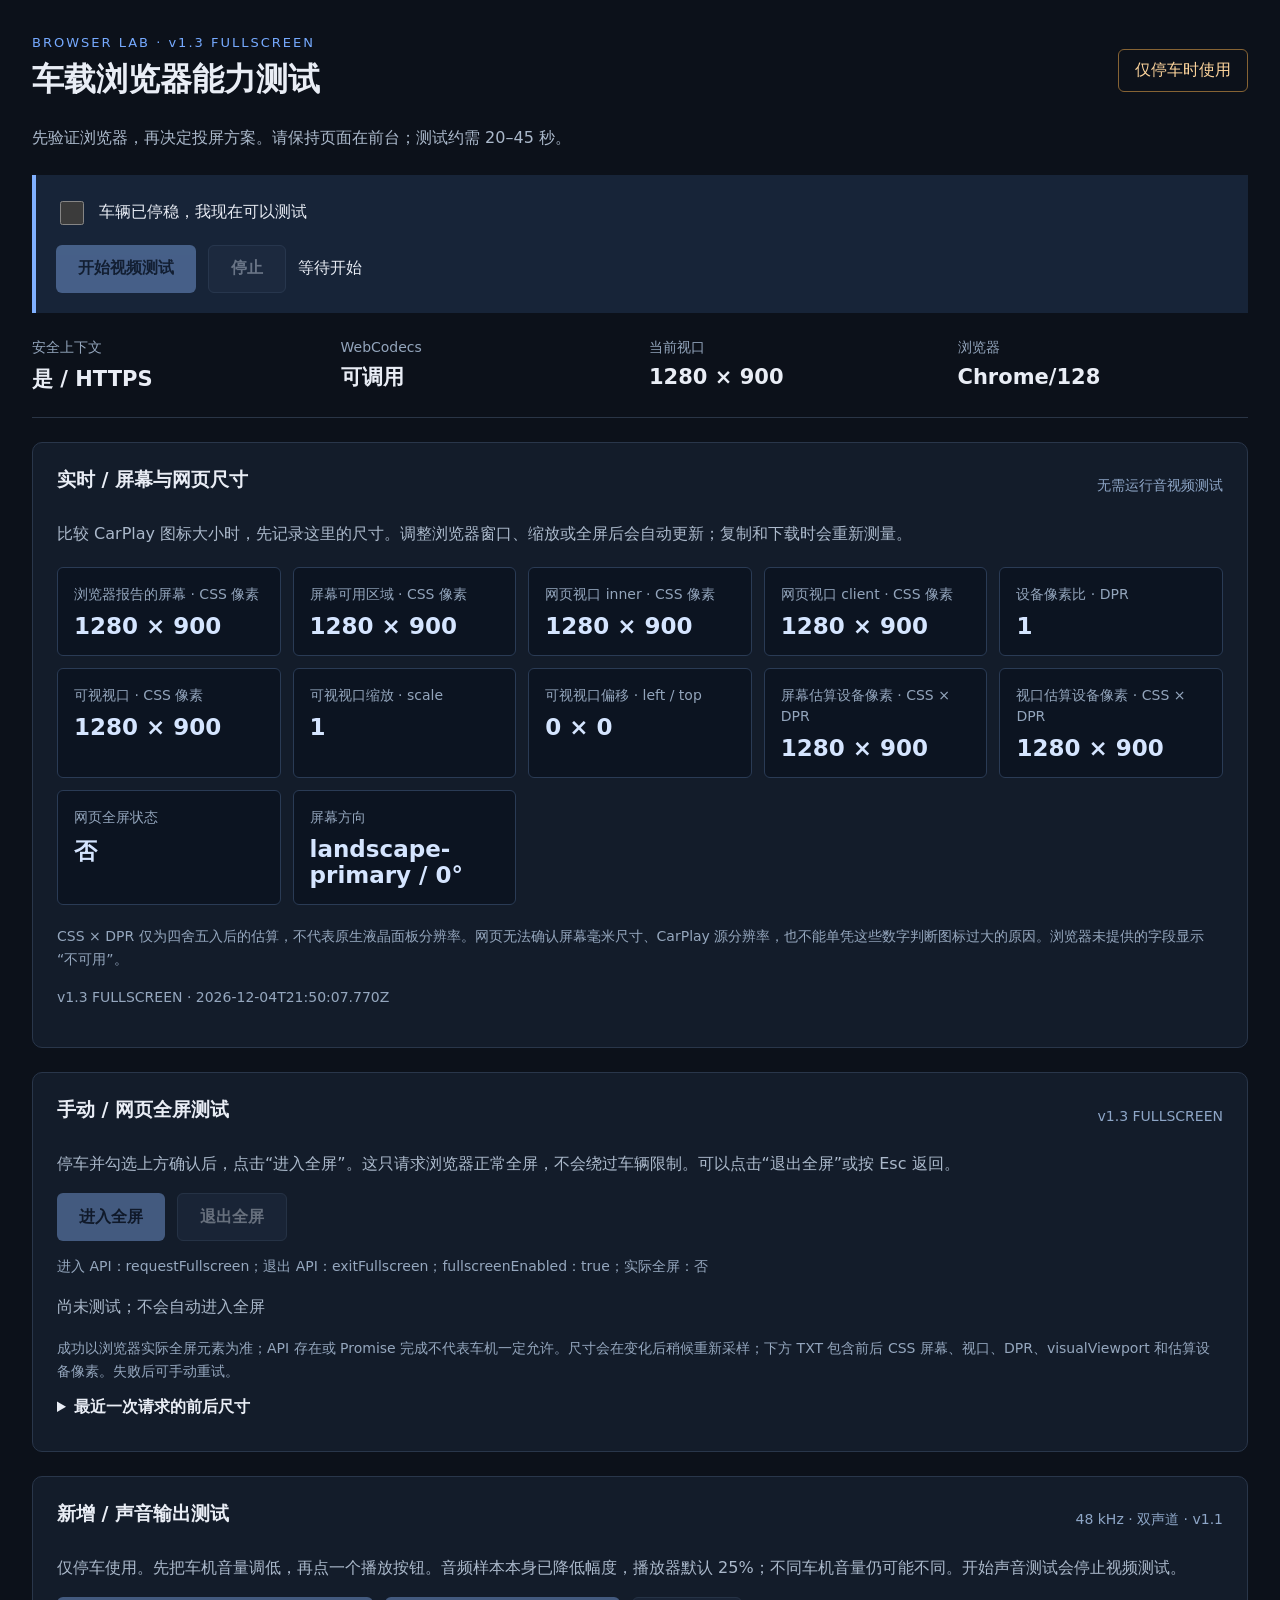
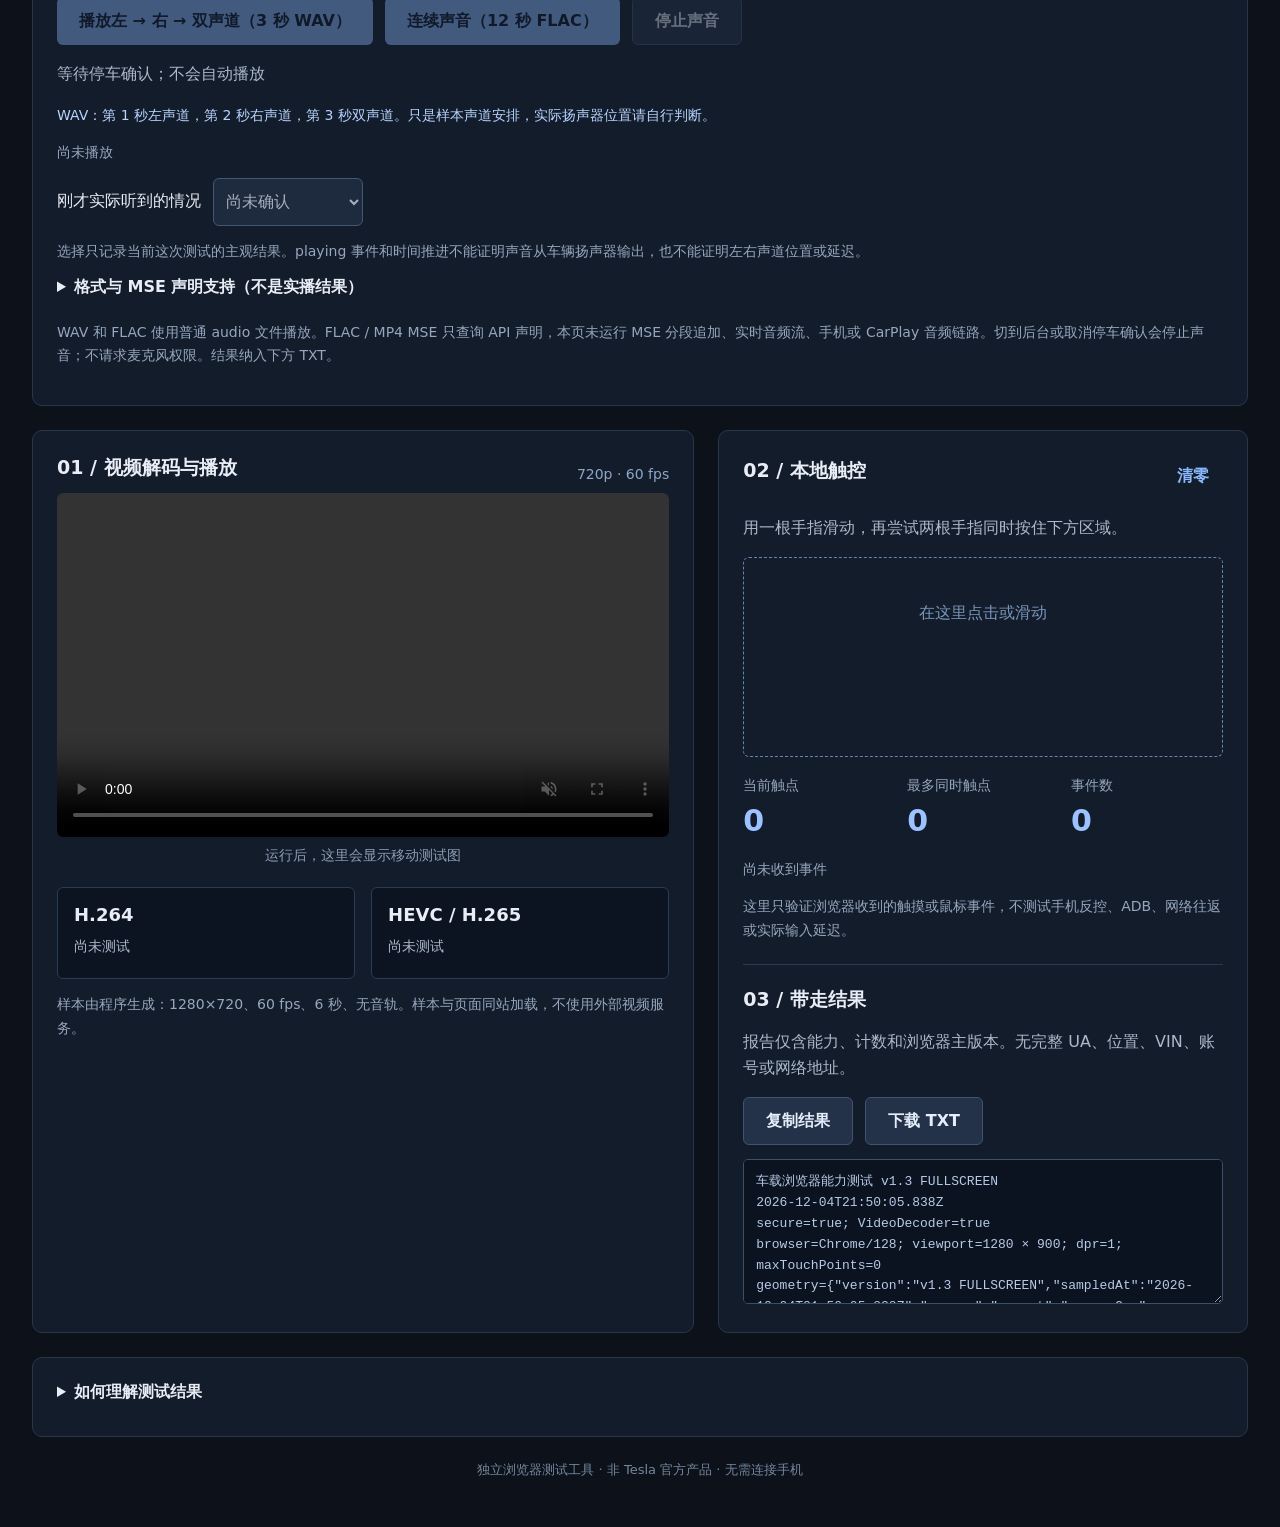
<file: index.html>
<!doctype html><html lang="zh-CN"><head><meta charset="utf-8"><meta name="viewport" content="width=device-width,initial-scale=1"><meta name="description" content="车载浏览器 H.264、HEVC、WebCodecs 与触控能力本地测试。仅停车使用。"><title>车载浏览器能力测试</title><link rel="icon" href="favicon.svg"><link rel="stylesheet" href="style.css?v=1.3"></head><body><main><header><div><span class="eyebrow">BROWSER LAB · v1.3 FULLSCREEN</span><h1>车载浏览器能力测试</h1></div><span class="badge">仅停车时使用</span></header><p class="intro">先验证浏览器，再决定投屏方案。请保持页面在前台；测试约需 20–45 秒。</p><section class="toolbar"><label><input type="checkbox" id="parked">车辆已停稳，我现在可以测试</label><div class="buttons"><button id="start" disabled>开始视频测试</button><button id="stop" class="secondary" disabled>停止</button><span id="progress" role="status" aria-live="polite">等待开始</span></div></section><section class="environment"><div><small>安全上下文</small><strong id="secure">—</strong></div><div><small>WebCodecs</small><strong id="webcodecs">—</strong></div><div><small>当前视口</small><strong id="viewport">—</strong></div><div><small>浏览器</small><strong id="browser">—</strong></div></section><section class="panel geometry" aria-labelledby="screenHeading"><div class="sectionhead"><h2 id="screenHeading">实时 / 屏幕与网页尺寸</h2><span>无需运行音视频测试</span></div><p>比较 CarPlay 图标大小时，先记录这里的尺寸。调整浏览器窗口、缩放或全屏后会自动更新；复制和下载时会重新测量。</p><dl class="geometry-grid"><div><dt>浏览器报告的屏幕 · CSS 像素</dt><dd id="screenCss">—</dd></div><div><dt>屏幕可用区域 · CSS 像素</dt><dd id="screenAvailable">—</dd></div><div><dt>网页视口 inner · CSS 像素</dt><dd id="viewportInner">—</dd></div><div><dt>网页视口 client · CSS 像素</dt><dd id="viewportClient">—</dd></div><div><dt>设备像素比 · DPR</dt><dd id="screenDpr">—</dd></div><div><dt>可视视口 · CSS 像素</dt><dd id="visualSize">—</dd></div><div><dt>可视视口缩放 · scale</dt><dd id="visualScale">—</dd></div><div><dt>可视视口偏移 · left / top</dt><dd id="visualOffsets">—</dd></div><div><dt>屏幕估算设备像素 · CSS × DPR</dt><dd id="estimatedScreen">—</dd></div><div><dt>视口估算设备像素 · CSS × DPR</dt><dd id="estimatedViewport">—</dd></div><div><dt>网页全屏状态</dt><dd id="screenFullscreen">—</dd></div><div><dt>屏幕方向</dt><dd id="screenOrientation">—</dd></div></dl><p class="note">CSS × DPR 仅为四舍五入后的估算，不代表原生液晶面板分辨率。网页无法确认屏幕毫米尺寸、CarPlay 源分辨率，也不能单凭这些数字判断图标过大的原因。浏览器未提供的字段显示“不可用”。</p><p id="screenSample" class="note"></p></section><section class="panel" id="fullscreenPanel" aria-labelledby="fullscreenHeading"><div class="sectionhead"><h2 id="fullscreenHeading">手动 / 网页全屏测试</h2><span>v1.3 FULLSCREEN</span></div><p>停车并勾选上方确认后，点击“进入全屏”。这只请求浏览器正常全屏，不会绕过车辆限制。可以点击“退出全屏”或按 Esc 返回。</p><div class="buttons"><button id="fullscreenEnter" disabled>进入全屏</button><button id="fullscreenExit" class="secondary" disabled>退出全屏</button></div><p id="fullscreenSupport" class="note"></p><p id="fullscreenStatus" role="status" aria-live="polite">尚未测试；不会自动进入全屏</p><p class="note">成功以浏览器实际全屏元素为准；API 存在或 Promise 完成不代表车机一定允许。尺寸会在变化后稍候重新采样；下方 TXT 包含前后 CSS 屏幕、视口、DPR、visualViewport 和估算设备像素。失败后可手动重试。</p><details><summary>最近一次请求的前后尺寸</summary><pre id="fullscreenComparison">尚未测试</pre></details></section><section class="panel" id="audioPanel"><div class="sectionhead"><h2>新增 / 声音输出测试</h2><span>48 kHz · 双声道 · v1.1</span></div><p>仅停车使用。先把车机音量调低，再点一个播放按钮。音频样本本身已降低幅度，播放器默认 25%；不同车机音量仍可能不同。开始声音测试会停止视频测试。</p><div class="buttons"><button id="audioChannels" disabled>播放左 → 右 → 双声道（3 秒 WAV）</button><button id="audioSteady" disabled>连续声音（12 秒 FLAC）</button><button id="audioStop" class="secondary" disabled>停止声音</button></div><p id="audioStatus" role="status" aria-live="polite">等待停车确认；不会自动播放</p><p id="audioPhase" class="note">WAV：第 1 秒左声道，第 2 秒右声道，第 3 秒双声道。只是样本声道安排，实际扬声器位置请自行判断。</p><audio id="audio" preload="none" aria-label="手动触发的音频测试"></audio><p id="audioActual" class="note">尚未播放</p><label>刚才实际听到的情况 <select id="audioHeard" disabled><option value="unconfirmed">尚未确认</option><option value="heard">听到声音</option><option value="silent">没有声音</option><option value="interrupted">声音断续 / 异常</option><option value="uncertain">不确定</option></select></label><p class="note">选择只记录当前这次测试的主观结果。playing 事件和时间推进不能证明声音从车辆扬声器输出，也不能证明左右声道位置或延迟。</p><details><summary>格式与 MSE 声明支持（不是实播结果）</summary><pre id="audioClaims"></pre></details><p class="note">WAV 和 FLAC 使用普通 audio 文件播放。FLAC / MP4 MSE 只查询 API 声明，本页未运行 MSE 分段追加、实时音频流、手机或 CarPlay 音频链路。切到后台或取消停车确认会停止声音；不请求麦克风权限。结果纳入下方 TXT。</p></section><div class="grid"><section class="panel"><div class="sectionhead"><h2>01 / 视频解码与播放</h2><span id="codecLabel">720p · 60 fps</span></div><video id="video" muted playsinline controls preload="none" aria-label="合成视频播放测试"></video><div id="videoPlaceholder">运行后，这里会显示移动测试图</div><canvas id="decoded" width="320" height="180" hidden></canvas><div id="results"><article><h3>H.264</h3><p>尚未测试</p></article><article><h3>HEVC / H.265</h3><p>尚未测试</p></article></div><p class="note">样本由程序生成：1280×720、60 fps、6 秒、无音轨。样本与页面同站加载，不使用外部视频服务。</p></section><section class="panel"><div class="sectionhead"><h2>02 / 本地触控</h2><button id="resetTouch" class="textbutton">清零</button></div><p>用一根手指滑动，再尝试两根手指同时按住下方区域。</p><div id="touchpad" tabindex="0" role="region" aria-label="本地多点触控测试区"><span>在这里点击或滑动</span><div id="touchdots"></div></div><div class="touchstats"><div><small>当前触点</small><strong id="touchCurrent">0</strong></div><div><small>最多同时触点</small><strong id="touchMax">0</strong></div><div><small>事件数</small><strong id="touchEvents">0</strong></div></div><p id="touchType" class="note">尚未收到事件</p><p class="note">这里只验证浏览器收到的触摸或鼠标事件，不测试手机反控、ADB、网络往返或实际输入延迟。</p><hr><h2>03 / 带走结果</h2><p>报告仅含能力、计数和浏览器主版本。无完整 UA、位置、VIN、账号或网络地址。</p><div class="buttons"><button id="copy" class="secondary">复制结果</button><button id="download" class="secondary">下载 TXT</button></div><p id="exportStatus" role="status" class="note"></p><textarea id="report" readonly aria-label="测试结果，可手动选择复制"></textarea></section></div><details class="panel"><summary>如何理解测试结果</summary><ul><li>“声明支持”只是 API 的答复；“输出帧”才表示这个合成样本实际完成了解码。</li><li>WebCodecs 测试使用默认加速策略，统计 120 帧输出吞吐，不是屏幕帧率，也不能证明使用了硬件解码。</li><li>播放器帧率来自视频帧回调的合成提交计数；丢帧来自浏览器播放质量计数。浏览器不提供时显示“不可测”，不会用页面刷新帧率替代。</li><li>实际硬件型号、Ryzen 代际、车辆固件、手机投屏协议和端到端延迟均无法由此页确认。通过短样本不代表能稳定投屏或持续运行。</li><li>只在当前浏览器测试，不读取车辆接口，不请求摄像头、麦克风或定位。应用不主动上传结果；托管服务仍会收到正常页面和样本请求。</li></ul><p class="note">技术依据：<a href="https://www.w3.org/TR/webcodecs/" target="_blank" rel="noopener">W3C WebCodecs</a> · <a href="https://wicg.github.io/video-rvfc/" target="_blank" rel="noopener">视频帧回调规范</a></p></details><footer>独立浏览器测试工具 · 非 Tesla 官方产品 · 无需连接手机</footer></main><script src="app.js?v=1.3"></script><script src="audio.js?v=1.1"></script><script src="fullscreen.js?v=1.3"></script></body></html>
</file>
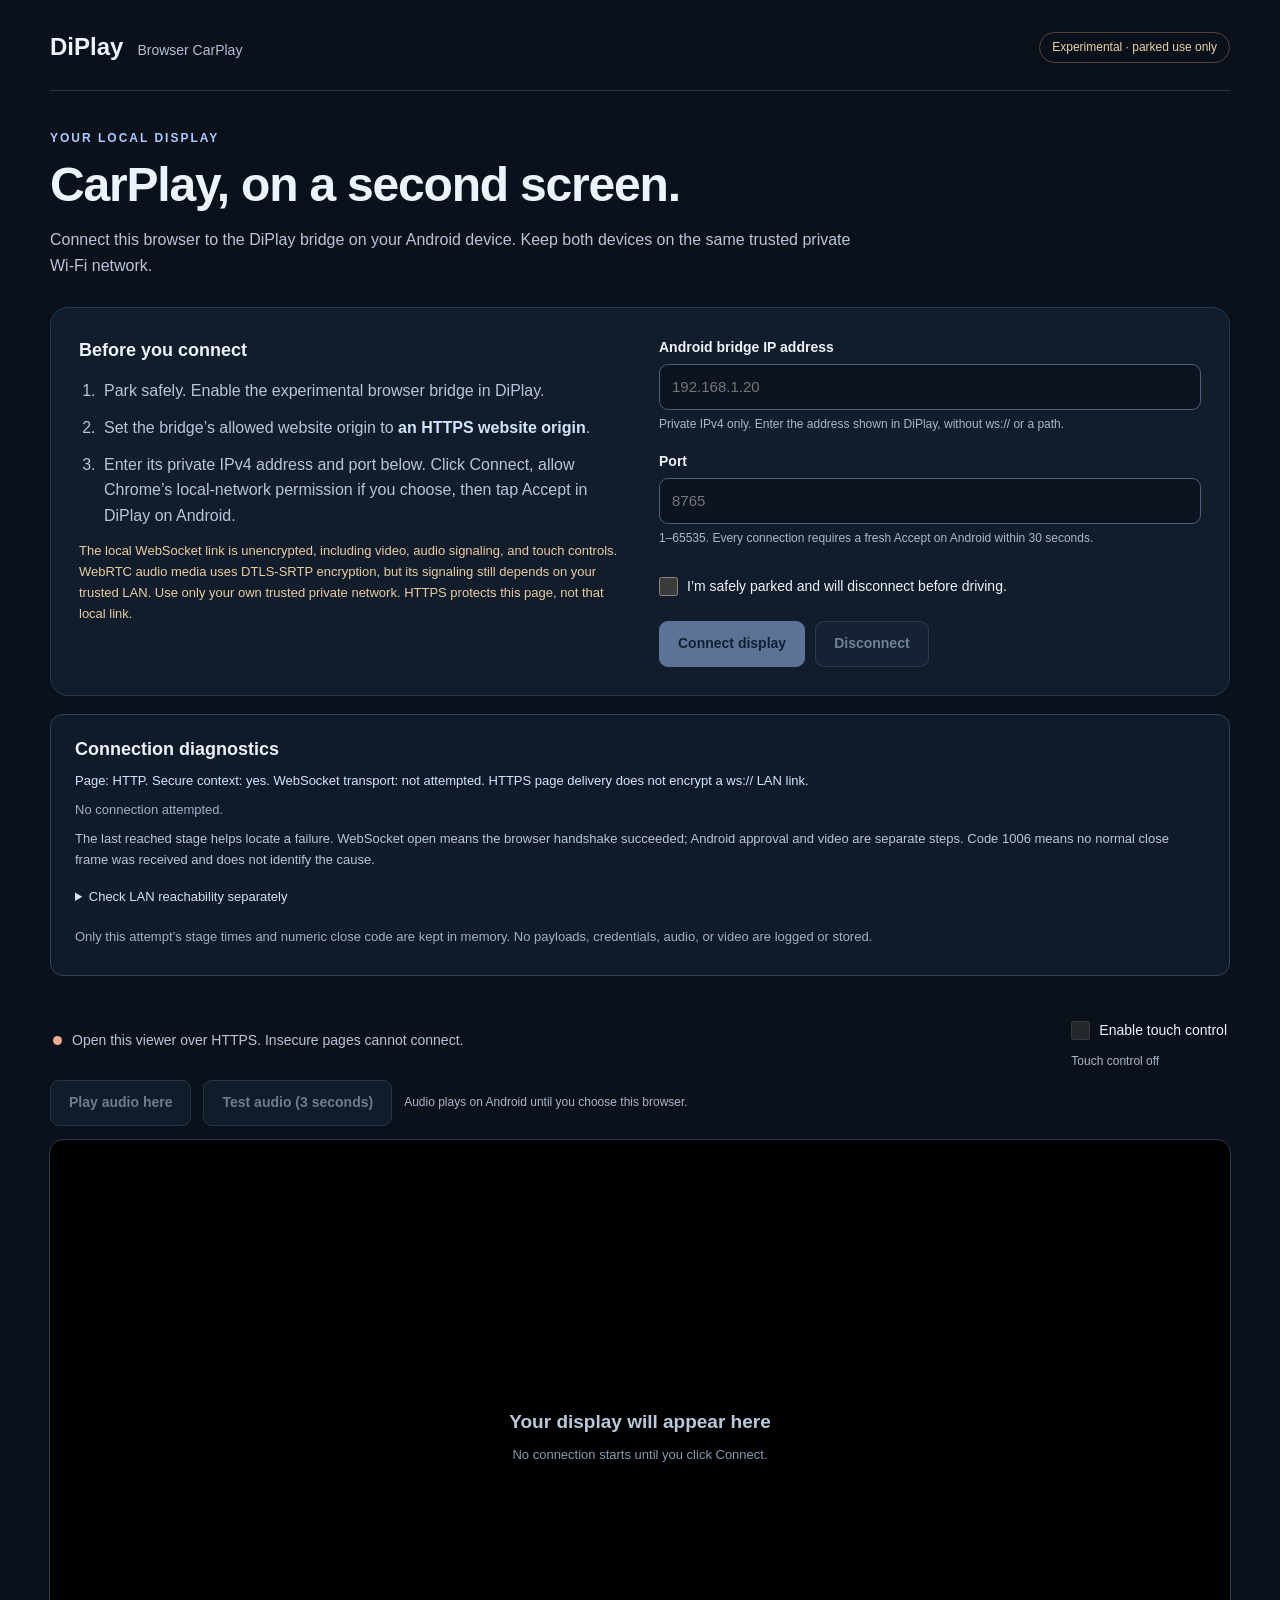
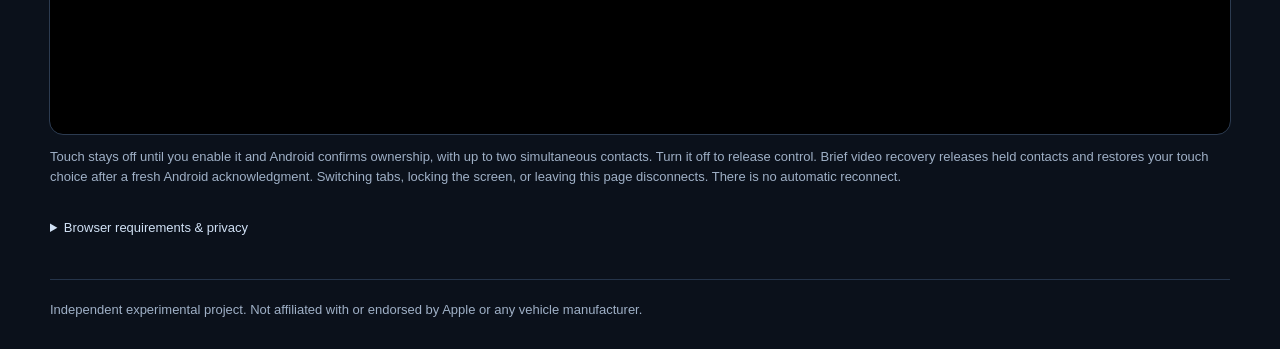
<file: browser-carplay/index.html>
<!doctype html>
<html lang="en">
<head>
  <meta charset="utf-8">
  <meta name="viewport" content="width=device-width, initial-scale=1">
  <meta name="referrer" content="no-referrer">
  <meta http-equiv="Content-Security-Policy" content="default-src 'none'; script-src 'self'; style-src 'self'; connect-src 'self' ws:; worker-src 'self'; img-src 'self'; media-src 'self' blob:; base-uri 'none'; form-action 'none'; object-src 'none'">
  <title>DiPlay · Browser CarPlay preview</title>
  <link rel="stylesheet" href="viewer.css?v=connection-diag-v1">
  <script type="module" src="viewer.mjs?v=webrtc-audio-v1"></script>
</head>
<body>
<main>
  <header>
    <a class="brand" href="../">DiPlay<span>Browser CarPlay</span></a>
    <span class="badge">Experimental · parked use only</span>
  </header>
  <section class="intro" aria-labelledby="title">
    <p class="eyebrow">Your local display</p>
    <h1 id="title">CarPlay, on a second screen.</h1>
    <p>Connect this browser to the DiPlay bridge on your Android device. Keep both devices on the same trusted private Wi-Fi network.</p>
  </section>
  <section class="setup" aria-label="Connection settings">
    <div>
      <h2>Before you connect</h2>
      <ol>
        <li>Park safely. Enable the experimental browser bridge in DiPlay.</li>
        <li>Set the bridge’s allowed website origin to <output id="origin">this page’s HTTPS origin</output>.</li>
        <li>Enter its private IPv4 address and port below. Click Connect, allow Chrome’s local-network permission if you choose, then tap Accept in DiPlay on Android.</li>
      </ol>
      <p class="warning">The local WebSocket link is unencrypted, including video, audio signaling, and touch controls. WebRTC audio media uses DTLS-SRTP encryption, but its signaling still depends on your trusted LAN. Use only your own trusted private network. HTTPS protects this page, not that local link.</p>
    </div>
    <form id="connection" autocomplete="off">
      <label for="ip">Android bridge IP address</label>
      <input id="ip" name="ip" type="text" inputmode="decimal" placeholder="192.168.1.20" autocomplete="off" autocapitalize="none" spellcheck="false" maxlength="15" required aria-describedby="ip-help">
      <small id="ip-help">Private IPv4 only. Enter the address shown in DiPlay, without ws:// or a path.</small>
      <label for="port">Port</label>
      <input id="port" name="port" type="text" inputmode="numeric" placeholder="8765" autocomplete="off" spellcheck="false" maxlength="5" required aria-describedby="port-help">
      <small id="port-help">1–65535. Every connection requires a fresh Accept on Android within 30 seconds.</small>
      <label class="check"><input id="parked" type="checkbox" required> I’m safely parked and will disconnect before driving.</label>
      <div class="actions">
        <button id="connect" type="submit" disabled>Connect display</button>
        <button id="disconnect" class="secondary" type="button" disabled>Disconnect</button>
      </div>
    </form>
  </section>
  <section class="connection-diagnostics" aria-labelledby="diagnostics-title">
    <h2 id="diagnostics-title">Connection diagnostics</h2>
    <p id="connection-transport">Checking page security and connection transport…</p>
    <p id="connection-attempt">No connection attempted.</p>
    <ol id="connection-timeline" aria-label="Latest connection attempt milestones" aria-live="polite" aria-relevant="additions text"></ol>
    <p class="diagnostic-help">The last reached stage helps locate a failure. WebSocket open means the browser handshake succeeded; Android approval and video are separate steps. Code 1006 means no normal close frame was received and does not identify the cause.</p>
    <details>
      <summary>Check LAN reachability separately</summary>
      <p>While parked, manually enter the HTTP health URL shown in DiPlay in the browser address bar, for example http://192.168.1.20:8765/health. A response identifying the DiPlay browser service proves that this browser can reach that APK’s health endpoint over the LAN. It does not prove the HTTPS viewer has local-network permission, that its WebSocket handshake is allowed, or that Android approved a session.</p>
      <p>This HTTPS page never fetches the HTTP health endpoint, because that request can be blocked as mixed content. Navigating away disconnects an active session. Return to this HTTPS viewer and click Connect for a new attempt. Do not bypass browser or certificate warnings.</p>
    </details>
    <p class="diagnostic-privacy">Only this attempt’s stage times and numeric close code are kept in memory. No payloads, credentials, audio, or video are logged or stored.</p>
  </section>
  <section class="display" aria-label="CarPlay display">
    <div class="display-toolbar">
      <div><span id="indicator" aria-hidden="true"></span><p id="status" role="status" aria-live="polite">Checking this browser…</p></div>
      <div class="touch-control">
        <label class="check"><input id="touch" type="checkbox" disabled aria-describedby="touch-status"> Enable touch control</label>
        <span id="touch-status" role="status" aria-live="polite">Touch control off</span>
      </div>
    </div>
    <div class="audio-toolbar">
      <button id="audio" class="secondary" type="button" disabled aria-describedby="audio-status">Play audio here</button>
      <button id="audio-test" class="secondary" type="button" disabled aria-describedby="audio-status">Test audio (3 seconds)</button>
      <span id="audio-status" role="status" aria-live="polite">Audio plays on Android until you choose this browser.</span>
    </div>
    <div id="viewport">
      <canvas id="video" width="1280" height="720" aria-label="Live CarPlay video; enable touch control to interact"></canvas>
      <div id="placeholder"><strong>Your display will appear here</strong><span>No connection starts until you click Connect.</span></div>
    </div>
    <p class="display-note">Touch stays off until you enable it and Android confirms ownership, with up to two simultaneous contacts. Turn it off to release control. Brief video recovery releases held contacts and restores your touch choice after a fresh Android acknowledgment. Switching tabs, locking the screen, or leaving this page disconnects. There is no automatic reconnect.</p>
  </section>
  <details>
    <summary>Browser requirements &amp; privacy</summary>
    <p>Open this page over HTTPS in Chrome 147 or later with WebCodecs and Local Network Access support. Embedded WebViews, older browsers, and many in-car browsers may not support this flow. Install the latest DiPlay APK and reload this viewer together: both must support Android approval (protocol v2). A supported codec is checked when the bridge sends its configuration. H.265 support depends on the browser and device.</p>
    <p>If a connection is blocked, check the site’s local-network permission, the bridge’s allowed origin, and that both devices share a trusted LAN. Do not disable browser security, ignore certificate warnings, or expose the bridge to the internet.</p>
    <p>Click Play audio here to move playback from Android to this browser. Stop browser audio to return playback to Android. Test audio plays a short, quiet tone without muting Android. Audio needs WebRTC/Opus support; it is experimental and is not a guarantee of synchronized audio/video or call support. This viewer has no analytics, third-party scripts, internet media uploads, recording, credential storage, or microphone access. Video and audio stay between the Android bridge and this browser. The parked checkbox is your confirmation; this page does not detect vehicle speed.</p>
    <p><a href="https://groups.google.com/a/chromium.org/g/blink-dev/c/O6GMKt44Ups" target="_blank" rel="noopener noreferrer">Chrome’s local WebSocket requirements</a></p>
  </details>
  <noscript><p class="warning">JavaScript and WebCodecs are required. No connection has been started.</p></noscript>
  <footer>Independent experimental project. Not affiliated with or endorsed by Apple or any vehicle manufacturer.</footer>
</main>
</body>
</html>
</file>
<file: style.css>
:root{font-family:system-ui,-apple-system,"Segoe UI",sans-serif;color:#e9edf5;background:#0c111a;font-size:16px;color-scheme:dark}*{box-sizing:border-box}body{margin:0}main{max-width:1380px;margin:auto;padding:32px}header,.sectionhead{display:flex;align-items:center;justify-content:space-between;gap:20px}h1{font-size:32px;line-height:1.3;margin:8px 0}h2{font-size:19px;margin:0 0 12px}h3{font-size:18px;margin:0 0 10px}.eyebrow{letter-spacing:2px;color:#76aaff;font-size:13px}.badge{padding:10px 16px;border:1px solid #866334;color:#ffd69d;border-radius:6px;white-space:nowrap}.intro,p{color:#abb9cb;line-height:1.65}.toolbar{padding:20px;background:#172438;border-left:4px solid #80b0ff;margin:24px 0}label{display:flex;align-items:center;gap:12px;min-height:36px}input{width:24px;height:24px;accent-color:#80b0ff}.buttons{display:flex;gap:12px;align-items:center;flex-wrap:wrap;margin-top:14px}button{font:inherit;font-weight:650;min-height:48px;border:0;border-radius:6px;padding:12px 22px;background:#8cb8ff;color:#0c172a;cursor:pointer}button:disabled{opacity:.4;cursor:default}.secondary{background:#243249;color:#e5edfa;border:1px solid #41536e}.textbutton{min-height:44px;padding:8px 14px;background:transparent;color:#8cb8ff}.environment{display:grid;grid-template-columns:repeat(4,1fr);border-bottom:1px solid #2a3546;padding:2px 0 24px;margin-bottom:24px;gap:18px}small{display:block;color:#93a5bc;font-size:14px;margin-bottom:8px}strong{font-size:21px;overflow-wrap:anywhere}.grid{display:grid;grid-template-columns:1.25fr 1fr;gap:24px}.panel{background:#131c2a;border:1px solid #29364a;border-radius:10px;padding:24px;margin-bottom:24px}.sectionhead span{font-size:14px;color:#8ea6c7}video{display:block;width:100%;aspect-ratio:16/9;background:#070b12;border-radius:6px}#videoPlaceholder{text-align:center;font-size:14px;color:#8c9db4;padding:10px}#results{display:grid;grid-template-columns:1fr 1fr;gap:16px;margin-top:12px}article{background:#0c1421;padding:16px;border:1px solid #2a3b55;border-radius:6px}article p{font-size:14px;white-space:pre-line;margin:4px 0;overflow-wrap:anywhere}.note{font-size:14px;color:#95a7be}#touchpad{height:200px;border:1px dashed #6484b2;border-radius:6px;position:relative;overflow:hidden;display:grid;place-items:center;touch-action:none;user-select:none;background:linear-gradient(90deg,#1b2a4022 1px,transparent 1px),linear-gradient(#1b2a4022 1px,transparent 1px);background-size:24px 24px}#touchpad span{color:#7995ba;pointer-events:none}.dot{position:absolute;width:48px;height:48px;border-radius:50%;border:2px solid #a5c7ff;background:#5b98ff44;transform:translate(-50%,-50%);pointer-events:none}.touchstats{display:grid;grid-template-columns:repeat(3,1fr);gap:12px;margin:20px 0}.touchstats strong{font-size:30px;color:#9cc3ff}hr{border:0;border-top:1px solid #2b394f;margin:22px 0}textarea{width:100%;height:145px;border:1px solid #3d4e67;border-radius:5px;background:#0b1320;color:#b7cae6;padding:12px;font:13px/1.6 monospace;resize:vertical}summary{cursor:pointer;font-weight:650;min-height:30px}li{color:#a5b6cd;line-height:1.8;margin:10px 0}a{color:#9bc4ff}footer{text-align:center;color:#75879e;font-size:13px;padding:0 0 16px}:focus-visible{outline:3px solid #ffd191;outline-offset:3px}@media(max-width:850px){main{padding:20px}.grid{grid-template-columns:1fr}.environment{grid-template-columns:1fr 1fr}h1{font-size:26px}.badge{font-size:14px}header{align-items:flex-start}}@media(max-width:480px){main{padding:14px}.panel{padding:18px}header{display:block}.badge{display:inline-block;margin-top:8px}#results{grid-template-columns:1fr}.sectionhead{align-items:flex-start;gap:8px}.sectionhead span{white-space:nowrap}.buttons button{flex:1;padding:10px}.touchstats small{font-size:13px}}

#audioPanel select{max-width:100%;min-height:48px;background:#243249;color:#e5edfa;border:1px solid #58708e;border-radius:6px;padding:8px;font:inherit}#audioClaims{white-space:pre-wrap;overflow-wrap:anywhere;color:#b8c9df;font:14px/1.7 monospace}#audioPanel label{flex-wrap:wrap}#audioPhase{color:#b7d3ff}


.geometry-grid{display:grid;grid-template-columns:repeat(auto-fit,minmax(220px,1fr));gap:12px;margin:20px 0}.geometry-grid>div{background:#0c1421;border:1px solid #2a3b55;border-radius:6px;padding:16px;min-width:0}.geometry-grid dt{color:#93a5bc;font-size:14px;line-height:1.5}.geometry-grid dd{margin:8px 0 0;font-size:23px;font-weight:650;color:#d5e5ff;overflow-wrap:anywhere;font-variant-numeric:tabular-nums}#screenSample{overflow-wrap:anywhere}.geometry .sectionhead{flex-wrap:wrap}
</file>
<file: browser-carplay/viewer.css>
:root { color-scheme: dark; font-family: -apple-system, BlinkMacSystemFont, "Segoe UI", sans-serif; background: #0b111b; color: #edf3fc; }
* { box-sizing: border-box; }
body { margin: 0; line-height: 1.6; }
main { max-width: 1240px; margin: auto; padding: 28px 30px; }
header, .actions, .display-toolbar { display: flex; align-items: center; justify-content: space-between; gap: 18px; flex-wrap: wrap; }
header { padding-bottom: 24px; border-bottom: 1px solid #263449; }
a { color: #aacaff; text-underline-offset: 4px; }
.brand { display: flex; align-items: baseline; gap: 14px; color: inherit; text-decoration: none; font-size: 24px; font-weight: 750; }
.brand span { font-size: 14px; font-weight: 400; color: #b0bfd4; }
.badge { border: 1px solid #514634; padding: 5px 12px; border-radius: 30px; color: #ead2a4; font-size: 12px; }
.intro { max-width: 810px; margin: 38px 0 28px; }
.eyebrow { color: #abcaff; text-transform: uppercase; font-size: 12px; letter-spacing: 2px; font-weight: 650; margin-bottom: 9px; }
h1 { font-size: clamp(28px, 4.8vw, 48px); line-height: 1.12; letter-spacing: -1.2px; margin: 0 0 16px; }
h2 { font-size: 18px; margin: 0 0 14px; }
p, li { color: #b6c5d9; }
.setup { display: grid; grid-template-columns: 1fr 1fr; gap: 38px; padding: 28px; background: #121d2b; border: 1px solid #26384e; border-radius: 18px; }
ol { margin: 0; padding-left: 21px; }
li { padding-left: 4px; margin-bottom: 11px; }
output { color: #d2e5ff; overflow-wrap: anywhere; font-weight: 650; }
.warning { color: #e8cba0; font-size: 13px; }
form > label:not(.check) { display: block; margin-bottom: 6px; font-size: 14px; font-weight: 650; }
input[type="text"] { display: block; width: 100%; min-height: 46px; border: 1px solid #49607d; border-radius: 9px; padding: 10px 12px; background: #0b1420; color: #edf3fc; font: inherit; font-size: 15px; }
small { display: block; color: #a6b7cd; font-size: 12px; margin: 5px 0 16px; }
.check { display: flex; align-items: center; gap: 9px; font-size: 14px; cursor: pointer; min-height: 44px; }
input[type="checkbox"] { min-width: 19px; width: 19px; height: 19px; accent-color: #a6c9ff; margin: 0; }
.actions { justify-content: flex-start; gap: 10px; margin-top: 12px; }
button { min-height: 46px; padding: 10px 18px; border-radius: 9px; border: 1px solid #a6c9ff; font: inherit; font-size: 14px; font-weight: 650; color: #11223b; background: #a6c9ff; cursor: pointer; }
button.secondary { color: #d0e3ff; border-color: #405976; background: #18283b; }
button:disabled, input:disabled { opacity: .5; cursor: not-allowed; }
button:not(:disabled):hover { filter: brightness(1.12); }
:focus-visible { outline: 3px solid #8ebcff; outline-offset: 3px; }
.display { margin-top: 26px; }
.display-toolbar { min-height: 66px; padding: 6px 3px; }
.display-toolbar > div { display: flex; align-items: center; gap: 10px; flex: 1; }
#status { font-size: 14px; margin: 0; }
#indicator { display: block; width: 9px; height: 9px; border-radius: 50%; background: #8191a7; flex-shrink: 0; }
#indicator[data-state="live"] { background: #7ce1b2; }
#indicator[data-state="error"] { background: #edac92; }
#viewport { height: min(66vh, 680px); min-height: 240px; position: relative; overflow: hidden; background: #000; border-radius: 13px; outline: 1px solid #2c3b50; }
canvas { display: block; width: 100%; height: 100%; }
canvas.touch-enabled { touch-action: none; cursor: crosshair; }
#placeholder { position: absolute; inset: 0; display: flex; flex-direction: column; align-items: center; justify-content: center; gap: 8px; padding: 24px; pointer-events: none; text-align: center; }
#placeholder strong { font-size: 19px; color: #b9c8da; }
#placeholder span { font-size: 13px; color: #8799b1; }
[hidden] { display: none !important; }
.display-note, details, footer { font-size: 13px; color: #9fb0c6; }
details { padding: 17px 0; }
summary { cursor: pointer; color: #d1e1f5; min-height: 32px; }
footer { border-top: 1px solid #25344a; padding: 20px 0 0; margin-top: 12px; }
@media (max-width: 720px) { main { padding: 20px 16px; } .setup { grid-template-columns: 1fr; gap: 16px; padding: 22px; } .intro { margin-top: 28px; } .brand span { font-size: 12px; } #viewport { height: 52vh; min-height: 210px; } }

.display-toolbar > .touch-control { flex: 0 1 auto; display: block; }
#touch-status { display: block; font-size: 12px; color: #a6b7cd; }
#indicator[data-state="requestingApproval"], #indicator[data-state="approvalPending"] { background: #ead2a4; }

.audio-toolbar { display: flex; align-items: center; flex-wrap: wrap; gap: 12px; margin: 2px 0 14px; }
#audio-status { font-size: 12px; color: #a6b7cd; flex: 1 1 220px; }

.connection-diagnostics { padding: 20px 24px; margin: 18px 0 8px; border: 1px solid #30445e; border-radius: 13px; background: #101b29; }
.connection-diagnostics h2 { margin-bottom: 8px; }
.connection-diagnostics p { margin: 8px 0; font-size: 13px; overflow-wrap: anywhere; }
#connection-transport { color: #d2e5ff; }
#connection-attempt, .connection-diagnostics .diagnostic-privacy { color: #9fb0c6; }
#connection-timeline { font-size: 14px; font-variant-numeric: tabular-nums; }
#connection-timeline:empty { display: none; }
#connection-timeline li { margin: 4px 0; color: #d2e5ff; }
.connection-diagnostics details { padding: 8px 0 0; }
</file>
